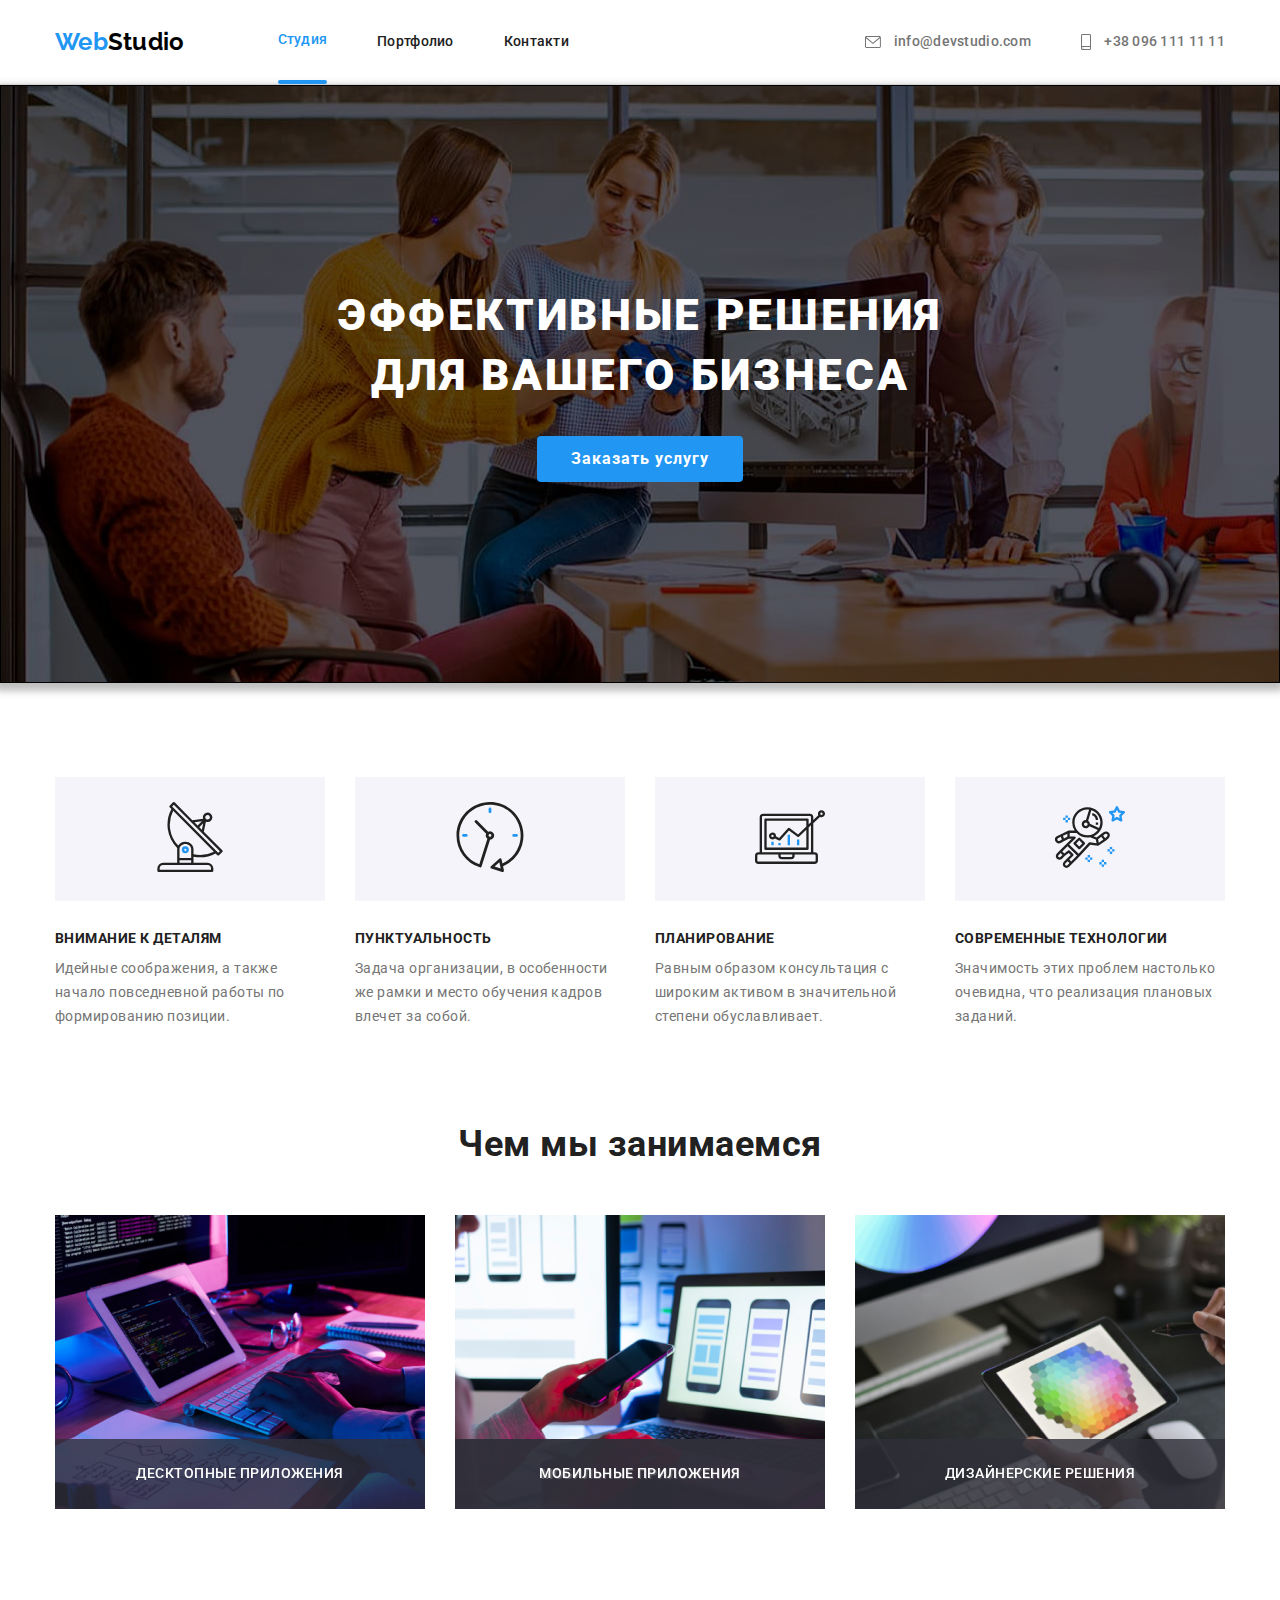
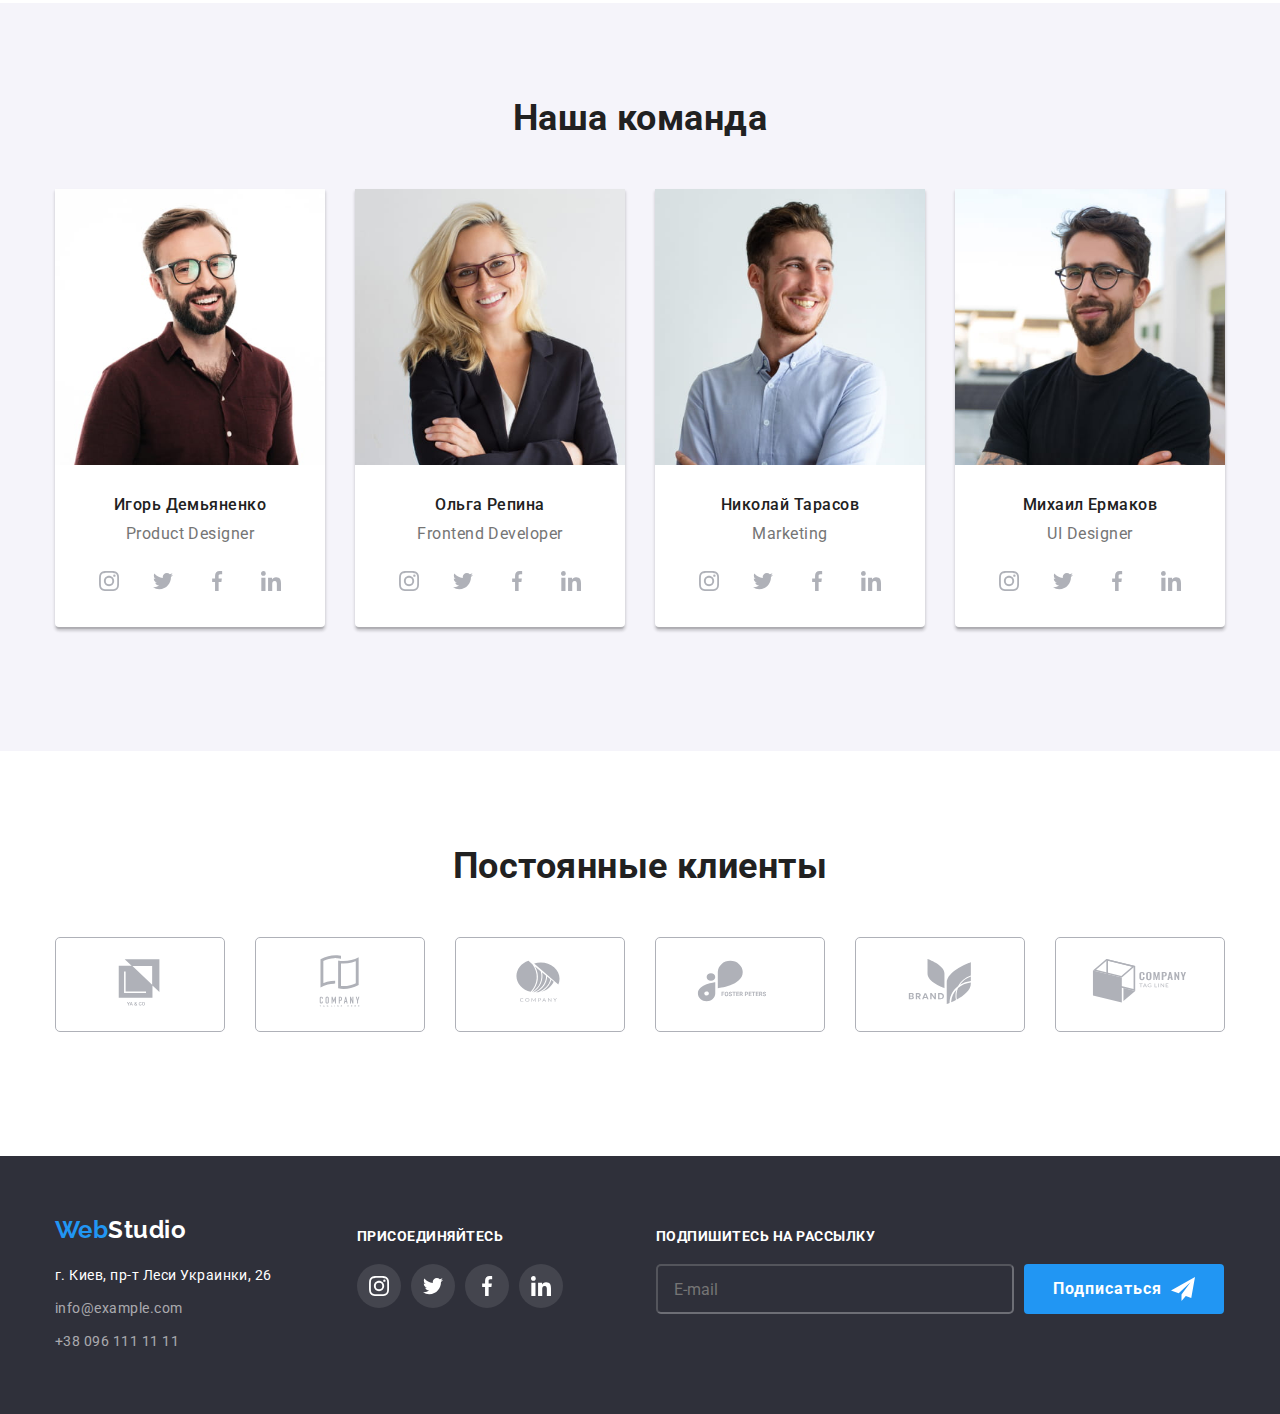
<file: index.html>
<!DOCTYPE html>
<html lang="ru">
    <head>
        <meta charset="UTF-8">
        <meta http-equiv="X-UA-Compatible" content="IE=edge">
        <meta name="viewport" content="width=device-width, initial-scale=1.0">
        <title>Студия</title>
        <link href="https://fonts.googleapis.com/css2?family=Raleway:wght@700&family=Roboto:wght@400;500;700;900&display=swap" rel="stylesheet">
        <link rel="stylesheet" href="https://cdnjs.cloudflare.com/ajax/libs/modern-normalize/0.6.0/modern-normalize.min.css" />
        <link rel="stylesheet" href="./css/main.min.css"/>
    </head>
    <body>
        <header class="header">
            <div class="container header__div">
            <nav class="nav">
                <a class="logo" href="./index.html">Web<span class="logo--dark">Studio</span></a>
                <ul class="header_list">
                    <li class="header-item nav__active-page"> <a class="nav__link" href="">Студия</a></li>
                    <li class="header-item"> <a class="nav__link" href="./portfolio.html">Портфолио</a></li>
                    <li > <a class="nav__link" href="">Контакти</a></li>
                </ul>
               <button class="burger-icon" type="button" data-menu-open> <svg  width="40" height="40">
                    <use href="./icons/burger.svg#icon-menu_40px"></use>
                </svg> </button>
            </nav>
            <ul class="header_list header_list-light ">
                <li class="adress-item"><a  lang="en" href="mailto:info@devstudio.com">
                <svg class="nav__icon " width="16" height="12">
                    <use href="./icons/symbol-defs.svg#icon-envelope"></use>
                </svg>
                    info@devstudio.com</a></li> 
                <li class="adress-item"><a href="tel:+380961111111">
                    <svg class="nav__icon" width="10" height="16">
                        <use href="./icons/symbol-defs.svg#icon-smartphone"></use>
                    </svg>
                    +38 096 111 11 11</a></li>
            </ul>
            <div class="mobile-menu" data-menu>
                <button class="mobile-menu-closed" type="button" data-menu-close></button>
                <ul class="mobile-menu_list">
                    <li class="mobile-menu-item "> <a href="">Студия</a></li>
                    <li class="mobile-menu-item"> <a href="./portfolio.html">Портфолио</a></li>
                    <li class="mobile-menu-item"> <a href="">Контакти</a></li>
                </ul>
                <ul class="mobile-menu_address ">
                    <li class="mobile-menu_address-item"><a href="tel:+380961111111">
                        +38 096 111 11 11</a></li>
                    <li ><a  lang="en" href="mailto:info@devstudio.com">
                        info@devstudio.com</a></li> 
                </ul>
                <ul class="links_list">
                    <li class="links_list-item "> <a class="" href="">Instagram</a></li>
                    <li class="links_list-item"> <a class="" href="">Twitter</a></li>
                    <li class="links_list-item"> <a class="" href="">Facebook</a></li>
                    <li class="links_list-item"> <a class="" href="">LinkedIn</a></li>
                </ul>
            </div>
            </div>
        </header>
        <main>
            <!--Герой-->
            <section class="hero">
            <div class="container">
            <h1 class="hero_title">Эффективные решения для вашего бизнеса</h1>
            <button class="button" type="button" data-modal-open >Заказать услугу</button>
            <div class="backdrop is-hidden" data-modal >
                <div class="modal">
                    <button class="modal__button-closed" type="button" data-modal-close></button>
                    <p class="modal__text">Оставьте свои данные, мы вам перезвоним</p>
                    <ul>
                        <li> 
                    <label class="modal__label" for="name">Имя</label>
                    <div class="modal__input-div">
                    <input class="modal__input" type="text" name="Name" id="name">
                    <svg class="modal__icon" width="12" height="12">
                    <use href="./icons/icons.svg#icon-name"></use>
                    </svg>
                    </div>
                    </li>
                        <li>
                            <label class="modal__label" for="phone">Телефон</label>
                            <div class="modal__input-div">
                            <input class="modal__input" type="number" name="Phone" id="phone">
                            <svg class="modal__icon" width="12" height="12">
                                <use href="./icons/icons.svg#icon-phone"></use>
                            </svg>
                            </div>
                        </li>
                            <li>
                                <label class="modal__label" for="email">Почта</label>
                                <div class="modal__input-div">
                                <input class="modal__input" type="email" name="Email" id="email">
                                <svg class="modal__icon" width="12" height="12">
                                    <use href="./icons/icons.svg#icon-letter"></use>
                                </svg>
                                </div>
                            </li>
                    </ul>
                    <label class="modal__label" for="comment">Комментарий</label>
                    <textarea class="modal__textarea" id="comment" cols="41" rows="5" placeholder="Введите текст"></textarea>
                <div class="modal__checkbox-div">
                    <label class="modal__checkbox-label">
                        <input class="modal__checkbox" type="checkbox">
                        <span class="modal__checked-icon"></span>Соглашаюсь с рассылкой и принимаю <a class="modal__checkbox__link">Условия договора</a></label></div>
                    <button class="button modal__button" type="submit">Отправить</button>
                 </div>
            </div>
            </div>
            </section>

            <section class="features">
                <div class="container">
                <h2 class="title hidden">Особенности</h2>
                <ul class="features__list">
                    <li class="features__item">
                        <div class="features__icon">
                            <svg width="70" height="70">
                                <use href="./icons/symbol-defs.svg#icon-antenna-1"></use>
                            </svg>
                        </div>
                        <h3 class="features__subtitle">Внимание к деталям</h3>
                        <p class="features__text">Идейные соображения, а также начало повседневной работы по формированию позиции.</p>
                    </li>
                    <li class="features__item">
                        <div class="features__icon">
                            <svg width="70" height="70">
                                <use href="./icons/symbol-defs.svg#icon-clock-1"></use>
                            </svg>

                        </div>
                        <h3 class="features__subtitle">Пунктуальность</h3>
                        <p class="features__text">Задача организации, в особенности же рамки и место обучения кадров влечет за собой.</p>
                    </li>
                    <li class="features__item">
                        <div class="features__icon">
                            <svg width="70" height="70">
                                <use href="./icons/symbol-defs.svg#icon-diagram-1"></use>
                            </svg>

                        </div>
                        <h3 class="features__subtitle">Планирование</h3>
                        <p class="features__text">Равным образом консультация с широким активом в значительной степени обуславливает.</p>
                    </li>
                    <li class="features__item">
                        <div class="features__icon">
                            <svg width="70" height="70">
                                <use href="./icons/symbol-defs.svg#icon-astronaut-1"></use>
                            </svg>

                        </div>
                        <h3 class="features__subtitle">Современные технологии</h3>
                        <p class="features__text">Значимость этих проблем настолько очевидна, что реализация плановых заданий.</p>
                    </li>
                </ul>
                </div>
            </section>

            <section class="what-we-do">
                <div class="container">
                <h2 class="title">Чем мы занимаемся</h2>
                <ul class="what-we-do__list">
                    <li class="what-we-do__item">
                        <picture>
                            <source media="(min-width:1200px)"
                            srcset="./images/box1.jpg 1x, ./images/box 1@2x.jpg 2x">
                            <source media="(min-width:1200px)"
                            srcset="./images/box1.webp 1x, ./images/box 1@2x.webp 2x"
                            type="image/webp">
                            <img src="" alt="Написание кода" />
                        </picture>
                        <h3 class="what-we-do__subtitle">Десктопные приложения</h3></li>
                    <li class="what-we-do__item">
                        <picture>
                            <source media="(min-width:1200px)"
                            srcset="./images/box2.jpg 1x, ./images/box2@2x.jpg 2x">
                            <source media="(min-width:1200px)"
                            srcset="./images/box2.webp 1x, ./images/box2@2x.webp 2x"
                            type="image/webp">
                            <img src="" alt="Дизайн сайта" />
                        </picture>
                        <h3 class="what-we-do__subtitle">Мобильные приложения</h3></li>
                    <li class="what-we-do__item">
                        <picture>
                            <source media="(min-width:1200px)"
                            srcset="./images/box3.jpg 1x, ./images/box3@2x.jpg 2x">
                            <source media="(min-width:1200px)"
                            srcset="./images/box3.webp 1x, ./images/box3@2x.webp 2x"
                            type="image/webp">
                            <img src="" alt="Оформление сайта" />
                        </picture>
                        <h3 class="what-we-do__subtitle">Дизайнерские решения</h3></li>
                </ul>
                </div>
            </section>

            <section class="our-team"> 
                <div class="container">
                <h2 class="title">Наша команда</h2>
                <ul class="our-team__list">
                    <li class="our-team__photos">
                        <picture>
                            <source media="(min-width:1200px)"
                            srcset="./images/mobile/team1.jpg 1x, ./images/mobile/team1@2x.jpg 2x">
                            <source media="(min-width:1200px)"
                            srcset="./images/mobile/team1.webp 1x, ./images/mobile/team1@2x.webp 2x"
                            type="image/webp">

                            <source media="(min-width:768px)"
                            srcset="./images/tablet/team1.jpg 1x, ./images/tablet/team1@2x.jpg 2x">
                            <source media="(min-width:1200px)"
                            srcset="./images/tablet/team1.webp 1x, ./images/tablet/team1@2x.webp 2x"
                            type="image/webp">

                            <source media="(min-width:280px)"
                            srcset="./images/deckstope/team1.jpg 1x, ./images/deckstope/team1@2x.jpg 2x">
                            <source media="(min-width:1200px)"
                            srcset="./images/deckstope/team1.webp 1x, ./images/deckstope/team1@2x.webp 2x"
                            type="image/webp">

                            <img src="" alt="Product Designer" />
                        </picture>
                        <div class="our-team__description">
                        <h3 class="our-team__subtitle">Игорь Демьяненко</h3>
                        <p class="our-team__text" lang="en"> Product Designer</p>
                        <ul class="social-icon-list">
                    <li class="social-icon-list__item">
                        <a class="social-icon-list__link" href="">
                            <svg width="20" height="20">
                                <use href="./icons/symbol-defs.svg#icon-instagram-2"></use>
                            </svg>
                        </a>
                    </li>
                    <li class="social-icon-list__item">
                        <a class="social-icon-list__link" href="">
                            <svg width="20" height="20">
                                <use href="./icons/symbol-defs.svg#icon-twitter-1"></use>
                            </svg>
                        </a>
                    </li>
                    <li class="social-icon-list__item">
                        <a class="social-icon-list__link" href="">
                            <svg width="20" height="20">
                                <use href="./icons/symbol-defs.svg#icon-facebook-1"></use>
                            </svg>
                        </a>
                    </li>
                    <li class="social-icon-list__item">
                        <a class="social-icon-list__link" href="">
                            <svg width="20" height="20">
                                <use href="./icons/symbol-defs.svg#icon-linkedin-1"></use>
                            </svg>
                        </a>
                    </li>
                        </ul>
                        </div>
                    </li>
                    <li class="our-team__photos">
                        <picture>
                            <source media="(min-width:1200px)"
                            srcset="./images/mobile/team2.jpg 1x, ./images/mobile/team2@2x.jpg 2x">
                            <source media="(min-width:1200px)"
                            srcset="./images/mobile/team2.webp 1x, ./images/mobile/team2@2x.webp 2x"
                            type="image/webp">

                            <source media="(min-width:768px)"
                            srcset="./images/tablet/team2.jpg 1x, ./images/tablet/team2@2x.jpg 2x">
                            <source media="(min-width:1200px)"
                            srcset="./images/tablet/team2.webp 1x, ./images/tablet/team2@2x.webp 2x"
                            type="image/webp">

                            <source media="(min-width:280px)"
                            srcset="./images/deckstope/team2.jpg 1x, ./images/deckstope/team2@2x.jpg 2x">
                            <source media="(min-width:1200px)"
                            srcset="./images/deckstope/team2.webp 1x, ./images/deckstope/team2@2x.webp 2x"
                            type="image/webp">

                            <img src="" alt="Frontend Developer" />
                        </picture>
                        <div class="our-team__description">
                        <h3 class="our-team__subtitle">Ольга Репина</h3>
                        <p class="our-team__text" lang="en">Frontend Developer</p>
                    <ul class="social-icon-list">
                        <li class="social-icon-list__item">
                            <a class="social-icon-list__link" href="">
                                <svg width="20" height="20">
                                    <use href="./icons/symbol-defs.svg#icon-instagram-2"></use>
                                </svg>
                            </a>
                        </li>
                        <li class="social-icon-list__item">
                            <a class="social-icon-list__link" href="">
                                <svg width="20" height="20">
                                    <use href="./icons/symbol-defs.svg#icon-twitter-1"></use>
                                </svg>
                            </a>
                        </li>
                        <li class="social-icon-list__item">
                            <a class="social-icon-list__link" href="">
                                <svg width="20" height="20">
                                    <use href="./icons/symbol-defs.svg#icon-facebook-1"></use>
                                </svg>
                            </a>
                        </li>
                        <li class="social-icon-list__item">
                            <a class="social-icon-list__link" href="">
                                <svg width="20" height="20">
                                    <use href="./icons/symbol-defs.svg#icon-linkedin-1"></use>
                                </svg>
                            </a>
                        </li>
                    </ul>
                        </div>
                    </li>
                    <li class="our-team__photos">
                        <picture>
                            <source media="(min-width:1200px)"
                            srcset="./images/mobile/team3.jpg 1x, ./images/mobile/team3@2x.jpg 2x">
                            <source media="(min-width:1200px)"
                            srcset="./images/mobile/team3.webp 1x, ./images/mobile/team3@2x.webp 2x"
                            type="image/webp">

                            <source media="(min-width:768px)"
                            srcset="./images/tablet/team3.jpg 1x, ./images/tablet/team3@2x.jpg 2x">
                            <source media="(min-width:1200px)"
                            srcset="./images/tablet/team3.webp 1x, ./images/tablet/team3@2x.webp 2x"
                            type="image/webp">

                            <source media="(min-width:280px)"
                            srcset="./images/deckstope/team3.jpg 1x, ./images/deckstope/team3@2x.jpg 2x">
                            <source media="(min-width:1200px)"
                            srcset="./images/deckstope/team3.webp 1x, ./images/deckstope/team3@2x.webp 2x"
                            type="image/webp">

                            <img src="" alt="Marketing" />
                        </picture>
                        <div class="our-team__description">
                        <h3 class="our-team__subtitle">Николай Тарасов</h3>
                        <p class="our-team__text" lang="en">Marketing</p>
                    <ul class="social-icon-list">
                        <li class="social-icon-list__item">
                            <a class="social-icon-list__link" href="">
                                <svg width="20" height="20">
                                    <use href="./icons/symbol-defs.svg#icon-instagram-2"></use>
                                </svg>
                            </a>
                        </li>
                        <li class="social-icon-list__item">
                            <a class="social-icon-list__link" href="">
                                <svg width="20" height="20">
                                    <use href="./icons/symbol-defs.svg#icon-twitter-1"></use>
                                </svg>
                            </a>
                        </li>
                        <li class="social-icon-list__item">
                            <a class="social-icon-list__link" href="">
                                <svg width="20" height="20">
                                    <use href="./icons/symbol-defs.svg#icon-facebook-1"></use>
                                </svg>
                            </a>
                        </li>
                        <li class="social-icon-list__item">
                            <a class="social-icon-list__link" href="">
                                <svg width="20" height="20">
                                    <use href="./icons/symbol-defs.svg#icon-linkedin-1"></use>
                                </svg>
                            </a>
                        </li>
                    </ul>
                        </div>
                    </li>
                    <li class="our-team__photos">
                        <picture>
                            <source media="(min-width:1200px)"
                            srcset="./images/mobile/team4.jpg 1x, ./images/mobile/team4@2x.jpg 2x">
                            <source media="(min-width:1200px)"
                            srcset="./images/mobile/team4.webp 1x, ./images/mobile/team4@2x.webp 2x"
                            type="image/webp">

                            <source media="(min-width:768px)"
                            srcset="./images/tablet/team4.jpg 1x, ./images/tablet/team4@2x.jpg 2x">
                            <source media="(min-width:1200px)"
                            srcset="./images/tablet/team4.webp 1x, ./images/tablet/team4@2x.webp 2x"
                            type="image/webp">

                            <source media="(min-width:280px)"
                            srcset="./images/deckstope/team4.jpg 1x, ./images/deckstope/team4@2x.jpg 2x">
                            <source media="(min-width:1200px)"
                            srcset="./images/deckstope/team4.webp 1x, ./images/deckstope/team4@2x.webp 2x"
                            type="image/webp">

                            <img src="" alt="UI Designer" />
                        </picture>
                        <div class="our-team__description">
                        <h3 class="our-team__subtitle">Михаил Ермаков</h3>
                        <p class="our-team__text" lang="en">UI Designer</p>
                    <ul class="social-icon-list">
                        <li class="social-icon-list__item">
                            <a class="social-icon-list__link" href="">
                                <svg width="20" height="20">
                                    <use href="./icons/symbol-defs.svg#icon-instagram-2"></use>
                                </svg>
                            </a>
                        </li>
                        <li class="social-icon-list__item">
                            <a class="social-icon-list__link" href="">
                                <svg width="20" height="20">
                                    <use href="./icons/symbol-defs.svg#icon-twitter-1"></use>
                                </svg>
                            </a>
                        </li>
                        <li class="social-icon-list__item">
                            <a class="social-icon-list__link" href="">
                                <svg width="20" height="20">
                                    <use href="./icons/symbol-defs.svg#icon-facebook-1"></use>
                                </svg>
                            </a>
                        </li>
                        <li class="social-icon-list__item">
                            <a class="social-icon-list__link" href="">
                                <svg width="20" height="20">
                                    <use href="./icons/symbol-defs.svg#icon-linkedin-1"></use>
                                </svg>
                            </a>
                        </li>
                    </ul>
                        </div>
                    </li>
                </ul>
                </div>
            </section>

            <section class="custumer">
                <div class="container">
                    <h2 class="title">Постоянные клиенты</h2>
                    <ul class="custumer__list">
                            <li  class="custumer-item item_margin">
                                <a class="custumer__link" href="">
                                    <svg class="custumer__icons" width="106" height="60">
                                        <use href="./icons/symbol-defs.svg#icon-Logo"></use>
                                    </svg>
                                </a>
                            </li>
                            <li  class="custumer-item">
                                <a class="custumer__link" href="">
                                    <svg width="106" height="60">
                                        <use href="./icons/symbol-defs.svg#icon-Logo-1"></use>
                                    </svg>
                                </a>
                            </li>
                            <li class="custumer-item item_margin"> 
                                <a class="custumer__link" href="">
                                    <svg width="106" height="60">
                                        <use href="./icons/symbol-defs.svg#icon-Logo-2"></use>
                                    </svg>
                                </a>
                            </li>
                            <li  class="custumer-item">
                                <a class="custumer__link" href="">
                                    <svg width="106" height="60">
                                        <use href="./icons/symbol-defs.svg#icon-Logo-3"></use>
                                    </svg>
                                </a>
                            </li>
                            <li  class="custumer-item item_margin">
                                <a class="custumer__link" href="">
                                    <svg width="106" height="60">
                                        <use href="./icons/symbol-defs.svg#icon-Logo-4"></use>
                                    </svg>
                                </a>
                            </li>
                            <li  class="custumer-item">
                                <a class="custumer__link" href="">
                                    <svg width="106" height="60">
                                        <use href="./icons/symbol-defs.svg#icon-Logo-5"></use>
                                    </svg>
                                </a>
                            </li>
                    </ul>
                </div>
            </section>
        </main>
        <footer class="footer">
            <div class="container">
                <div class="fotter_content">
                <div class="address">
            <a  class="logo" lang="en" href="./index.html">Web<span class="logo--light">Studio</span></a>
            <address>
                <p class="address__point">г. Киев, пр-т Леси Украинки, 26</p>
                <a class="address__link" lang="en" href="mailto:info@devstudio.com">info@example.com</a>
                <a class="address__link" href="tel:+380961111111">+38 096 111 11 11</a>
            </address>
            </div>
            <div class="join-us">
                <p class="join-us__text">присоединяйтесь</p>
                <ul class="social-icon-list social-icon-list_dark-theme">
                    <li class="social-icon-list__item">
                        <a class="social-icon-list__link social-icon-list__link--dark" href="">
                            <svg width="20" height="20">
                                <use href="./icons/symbol-defs.svg#icon-instagram-2"></use>
                            </svg>
                        </a>
                    </li>
                    <li class="social-icon-list__item">
                        <a class="social-icon-list__link social-icon-list__link--dark" href="">
                            <svg width="20" height="20">
                                <use href="./icons/symbol-defs.svg#icon-twitter-1"></use>
                            </svg>
                        </a>
                    </li>
                    <li class="social-icon-list__item">
                        <a class="social-icon-list__link social-icon-list__link--dark" href="">
                            <svg width="20" height="20">
                                <use href="./icons/symbol-defs.svg#icon-facebook-1"></use>
                            </svg>
                        </a>
                    </li>
                    <li class="social-icon-list__item">
                        <a class="social-icon-list__link social-icon-list__link--dark" href="">
                            <svg width="20" height="20">
                                <use href="./icons/symbol-defs.svg#icon-linkedin-1"></use>
                            </svg>
                        </a>
                    </li>
                </ul>
            </div>
            </div>
            <div class="form">
                <p class="join-us__text">Подпишитесь на рассылку</p>
                <input type="email" class="form__input" name="mail" id="subscribe" placeholder="E-mail">
            </div>
            <button class="button form__button" type="submit">Подписаться<svg class="buttton-icon" width="24" height="24"><use href="./icons/icons.svg#icon-icon-send"></use></svg>
            </button>
            </div>
        </footer>
<script src="./js/modal.js"></script>
<script src="./js/menu.js"></script>
    </body>
    </html>
</file>
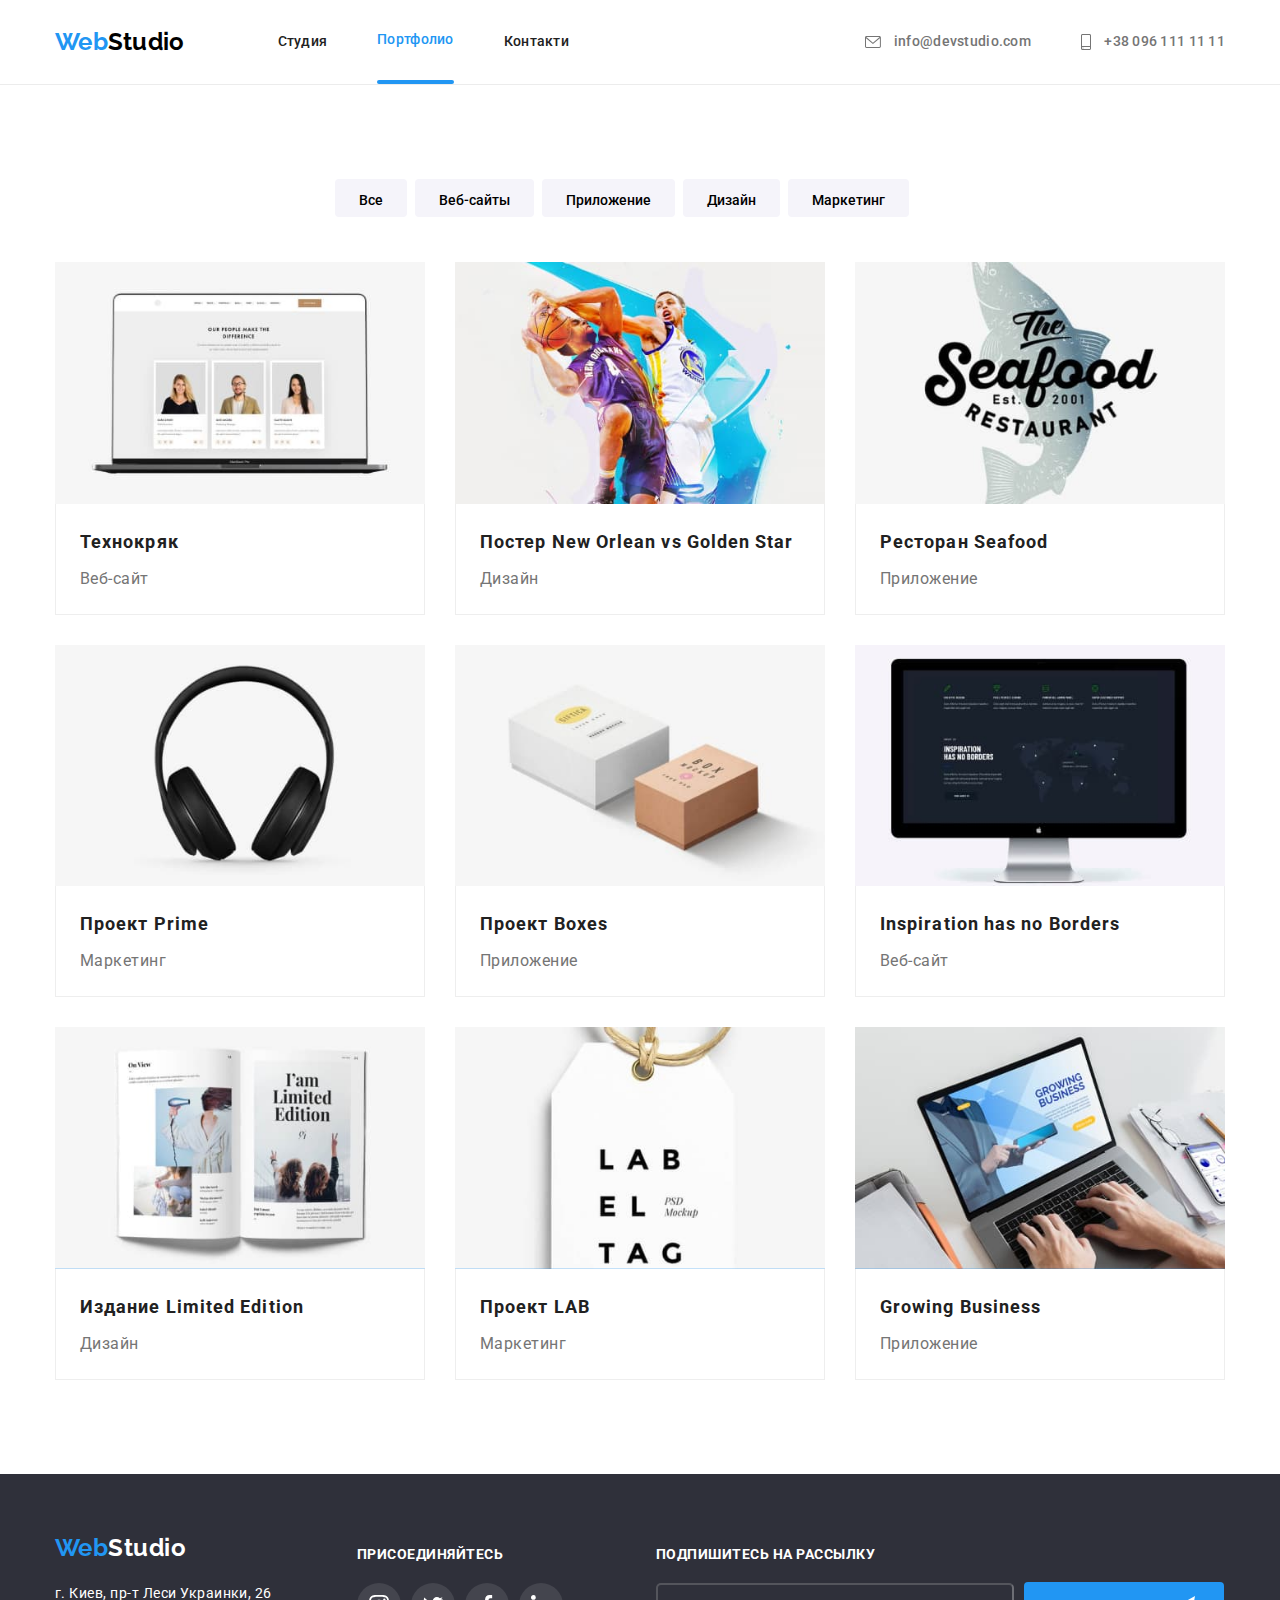
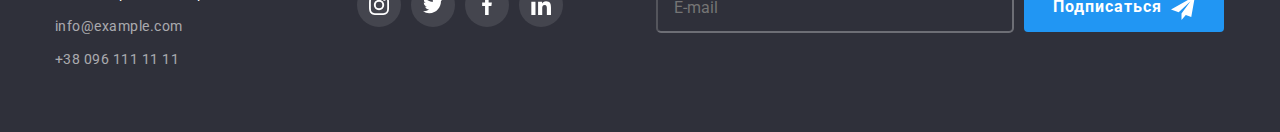
<file: portfolio.html>
<!DOCTYPE html>
<html lang="ru">
<head>
    <meta charset="UTF-8">
    <meta http-equiv="X-UA-Compatible" content="IE=edge">
    <meta name="viewport" content="width=device-width, initial-scale=1.0">
    <title>Портфолио</title>
    <link href="https://fonts.googleapis.com/css2?family=Raleway:wght@700&family=Roboto:wght@400;500;700;900&display=swap" rel="stylesheet">
    <link rel="stylesheet" href="https://cdnjs.cloudflare.com/ajax/libs/modern-normalize/0.6.0/modern-normalize.min.css" />
    <link rel="stylesheet" href="./css/main.min.css"/>
</head>
<body>
<header class="header">
    <div class="container header__div">
        <nav class="nav">
            <a class="logo" href="./index.html">Web<span class="logo--dark">Studio</span></a>
            <ul class="header_list">
                <li class="header-item"> <a class="nav__link" href="./index.html">Студия</a></li>
                <li class="header-item nav__active-page"> <a class="nav__link" href="">Портфолио</a></li>
                <li > <a class="nav__link" href="">Контакти</a></li>
            </ul>
            <button class="burger-icon" type="button" data-menu-open> <svg  width="40" height="40">
                <use href="./icons/burger.svg#icon-menu_40px"></use>
            </svg> </button>
        </nav>
        <ul class="header_list header_list-light">
            <li class="adress-item"><a lang="en" href="mailto:info@devstudio.com">
                    <svg class="nav__icon" width="16" height="12">
                        <use href="./icons/symbol-defs.svg#icon-envelope"></use>
                    </svg>
                    info@devstudio.com</a></li>
            <li class="adress-item      "><a href="tel:+380961111111">
                    <svg class="nav__icon" width="10" height="16">
                        <use href="./icons/symbol-defs.svg#icon-smartphone"></use>
                    </svg>
                    +38 096 111 11 11</a></li>
        </ul>
        <div class="mobile-menu" data-menu>
            <button class="mobile-menu-closed" type="button" data-menu-close></button>
            <ul class="mobile-menu_list">
                <li class="mobile-menu-item "> <a href="./index.html">Студия</a></li>
                <li class="mobile-menu-item"> <a href="">Портфолио</a></li>
                <li class="mobile-menu-item"> <a href="">Контакти</a></li>
            </ul>
            <ul class="mobile-menu_address ">
                <li class="mobile-menu_address-item"><a href="tel:+380961111111">
                    +38 096 111 11 11</a></li>
                <li ><a  lang="en" href="mailto:info@devstudio.com">
                    info@devstudio.com</a></li> 
            </ul>
            <ul class="links_list">
                <li class="links_list-item "> <a class="" href="">Instagram</a></li>
                <li class="links_list-item"> <a class="" href="">Twitter</a></li>
                <li class="links_list-item"> <a class="" href="">Facebook</a></li>
                <li class="links_list-item"> <a class="" href="">LinkedIn</a></li>
            </ul>
        </div>
    </div>
</header>

    <main>
        <section class="container">
        <div class="portfolio">
        <h1 class="hidden">Контент страницы Community</h1>
        <h2 class="hidden">Фильтр</h2>
        <ul class="portfilio__button-list">
            <li class="portfilio__button-list-item"> <button class="portfilio__button" type="button">Все</button> </li>
            <li class="portfilio__button-list-item"> <button class="portfilio__button" type="button">Веб-сайты</button> </li>
            <li class="portfilio__button-list-item"> <button class="portfilio__button" type="button">Приложение</button> </li>
            <li class="portfilio__button-list-item"> <button class="portfilio__button" type="button">Дизайн</button> </li>
            <li class="portfilio__button-list-item"> <button class="portfilio__button" type="button">Маркетинг</button> </li>
        </ul>
        <h2 class="hidden">Наши роботы</h2>
        <ul class="card-list">
            
            <li class="portfolio-card__item" > 
                <a href="">
                    <div class="animation-card">
                        <picture>
                            <source media="(min-width:1200px)" srcset="./images/mobile/portfolio/img.jpg 1x, ./images/mobile/portfolio/img@2x.jpg 2x">
                            <source media="(min-width:1200px)" srcset="./images/mobile/portfolio/img.webp 1x, ./images/mobile/portfolio/img@2x.webp 2x"
                                type="image/webp">
                        
                            <source media="(min-width:768px)" srcset="./images/tablet/portfolio/img.jpg 1x, ./images/tablet/portfolio/img@2x.jpg 2x">
                            <source media="(min-width:1200px)" srcset="./images/tablet/portfolio/img.webp 1x, ./images/tablet/portfolio/img@2x.webp 2x"
                                type="image/webp">
                        
                            <source media="(min-width:280px)" srcset="./images/deckstope/portfolio/img.jpg 1x, ./images/deckstope/portfolio/img@2x.jpg 2x">
                            <source media="(min-width:1200px)" srcset="./images/deckstope/portfolio/img.webp 1x, ./images/deckstope/portfolio/img@2x.webp 2x"
                                type="image/webp">
                        
                            <img src="" alt="Технокряк" />
                        </picture>
                <p class="animation-card__text">Технокряк это современная площадка распространения коронавируса. Компании используют эту платформу для цифрового
                шпионажа и атак на защищённые сервера конкурентов.</p>
                </div>
                <div class="border">
                <div class="portfolio-card-description">
                <h3 class="portfolio-card__subtitle" >Технокряк</h3>
                <p class="portfolio-card__text">Веб-сайт</p>
                </div>
                </div>
                </a>
            </li>
            
            <li class="portfolio-card__item" >
                <a href="">
                    <div class="animation-card">
                        <picture>
                            <source media="(min-width:1200px)"
                                srcset="./images/mobile/portfolio/img-1.jpg 1x, ./images/mobile/portfolio/img-1@2x.jpg 2x">
                            <source media="(min-width:1200px)"
                                srcset="./images/mobile/portfolio/img-1.webp 1x, ./images/mobile/portfolio/img-1@2x.webp 2x" type="image/webp">
                        
                            <source media="(min-width:768px)"
                                srcset="./images/tablet/portfolio/img-1.jpg 1x, ./images/tablet/portfolio/img-1@2x.jpg 2x">
                            <source media="(min-width:1200px)"
                                srcset="./images/tablet/portfolio/img-1.webp 1x, ./images/tablet/portfolio/img-1@2x.webp 2x" type="image/webp">
                        
                            <source media="(min-width:280px)"
                                srcset="./images/deckstope/portfolio/img-1.jpg 1x, ./images/deckstope/portfolio/img-1@2x.jpg 2x">
                            <source media="(min-width:1200px)"
                                srcset="./images/deckstope/portfolio/img-1.webp 1x, ./images/deckstope/portfolio/img-1@2x.webp 2x"
                                type="image/webp">
                        
                            <img src="" alt="Постер" />
                        </picture>
                  <p class="animation-card__text">Технокряк это современная площадка распространения коронавируса. Компании используют эту платформу для цифрового
                шпионажа и атак на защищённые сервера конкурентов.</p>
                </div>
                <div class="border">
                <div class="portfolio-card-description">
                <h3  class="portfolio-card__subtitle" lang="en">Постер New Orlean vs Golden Star</h3>
                <p class="portfolio-card__text">Дизайн</p>
                </div>
                </div>
                </a>
            </li>
            
            <li class="portfolio-card__item" >
                <a href="">
                    <div class="animation-card">
                        <picture>
                            <source media="(min-width:1200px)"
                                srcset="./images/mobile/portfolio/img-2.jpg 1x, ./images/mobile/portfolio/img-2@2x.jpg 2x">
                            <source media="(min-width:1200px)"
                                srcset="./images/mobile/portfolio/img-2.webp 1x, ./images/mobile/portfolio/img-2@2x.webp 2x" type="image/webp">
                        
                            <source media="(min-width:768px)"
                                srcset="./images/tablet/portfolio/img-2.jpg 1x, ./images/tablet/portfolio/img-2@2x.jpg 2x">
                            <source media="(min-width:1200px)"
                                srcset="./images/tablet/portfolio/img-2.webp 1x, ./images/tablet/portfolio/img-2@2x.webp 2x" type="image/webp">
                        
                            <source media="(min-width:280px)"
                                srcset="./images/deckstope/portfolio/img-2.jpg 1x, ./images/deckstope/portfolio/img-2@2x.jpg 2x">
                            <source media="(min-width:1200px)"
                                srcset="./images/deckstope/portfolio/img-2.webp 1x, ./images/deckstope/portfolio/img-2@2x.webp 2x"
                                type="image/webp">
                        
                            <img src="" alt="Ресторан" />
                        </picture>
                  <p class="animation-card__text">Технокряк это современная площадка распространения коронавируса. Компании используют эту платформу для цифрового
                шпионажа и атак на защищённые сервера конкурентов.</p>
                </div>
                <div class="border">
                <div class="portfolio-card-description">
                <h3  class="portfolio-card__subtitle" lang="en">Ресторан Seafood</h3>
                <p class="portfolio-card__text">Приложение</p>
                </div>
                </div>
                </a>
            </li>
            
            <li class="portfolio-card__item" >
                <a href="">
                    <div class="animation-card">
                        <picture>
                            <source media="(min-width:1200px)"
                                srcset="./images/mobile/portfolio/img-3.jpg 1x, ./images/mobile/portfolio/img-3@2x.jpg 2x">
                            <source media="(min-width:1200px)"
                                srcset="./images/mobile/portfolio/img-3.webp 1x, ./images/mobile/portfolio/img-3@2x.webp 2x" type="image/webp">
                        
                            <source media="(min-width:768px)"
                                srcset="./images/tablet/portfolio/img-3.jpg 1x, ./images/tablet/portfolio/img-3@2x.jpg 2x">
                            <source media="(min-width:1200px)"
                                srcset="./images/tablet/portfolio/img-3.webp 1x, ./images/tablet/portfolio/img-3@2x.webp 2x" type="image/webp">
                        
                            <source media="(min-width:280px)"
                                srcset="./images/deckstope/portfolio/img-3.jpg 1x, ./images/deckstope/portfolio/img-3@2x.jpg 2x">
                            <source media="(min-width:1200px)"
                                srcset="./images/deckstope/portfolio/img-3.webp 1x, ./images/deckstope/portfolio/img-3@2x.webp 2x"
                                type="image/webp">
                        
                            <img src="" alt="Прайм" />
                        </picture>
                  <p class="animation-card__text">Технокряк это современная площадка распространения коронавируса. Компании используют эту платформу для цифрового
                шпионажа и атак на защищённые сервера конкурентов.</p>
                </div>
                <div class="border">
                <div class="portfolio-card-description">
                <h3  class="portfolio-card__subtitle" lang="en">Проект Prime</h3>
                <p class="portfolio-card__text">Маркетинг</p>
                </div>
                </div>
                </a>
            </li>
            
            <li class="portfolio-card__item" >
                <a href="">
                    <div class="animation-card">
                        <picture>
                            <source media="(min-width:1200px)"
                                srcset="./images/mobile/portfolio/img-4.jpg 1x, ./images/mobile/portfolio/img-4@2x.jpg 2x">
                            <source media="(min-width:1200px)"
                                srcset="./images/mobile/portfolio/img-4.webp 1x, ./images/mobile/portfolio/img-4@2x.webp 2x" type="image/webp">
                        
                            <source media="(min-width:768px)"
                                srcset="./images/tablet/portfolio/img-4.jpg 1x, ./images/tablet/portfolio/img-4@2x.jpg 2x">
                            <source media="(min-width:1200px)"
                                srcset="./images/tablet/portfolio/img-4.webp 1x, ./images/tablet/portfolio/img-4@2x.webp 2x" type="image/webp">
                        
                            <source media="(min-width:280px)"
                                srcset="./images/deckstope/portfolio/img-4.jpg 1x, ./images/deckstope/portfolio/img-4@2x.jpg 2x">
                            <source media="(min-width:1200px)"
                                srcset="./images/deckstope/portfolio/img-4.webp 1x, ./images/deckstope/portfolio/img-4@2x.webp 2x"
                                type="image/webp">
                        
                            <img src="" alt="Коробки" />
                        </picture>
                  <p class="animation-card__text">Технокряк это современная площадка распространения коронавируса. Компании используют эту платформу для цифрового
                шпионажа и атак на защищённые сервера конкурентов.</p>
                </div>
                <div class="border">
                <div class="portfolio-card-description">
                <h3  class="portfolio-card__subtitle" lang="en">Проект Boxes</h3>
                <p class="portfolio-card__text">Приложение</p>
                </div>
                </div>
                </a>
            </li>
            
            <li class="portfolio-card__item" >
                <a href="">
                    <div class="animation-card">
                        <picture>
                            <source media="(min-width:1200px)"
                                srcset="./images/mobile/portfolio/img-5.jpg 1x, ./images/mobile/portfolio/img-5@2x.jpg 2x">
                            <source media="(min-width:1200px)"
                                srcset="./images/mobile/portfolio/img-5.webp 1x, ./images/mobile/portfolio/img-5@2x.webp 2x" type="image/webp">
                        
                            <source media="(min-width:768px)"
                                srcset="./images/tablet/portfolio/img-5.jpg 1x, ./images/tablet/portfolio/img-5@2x.jpg 2x">
                            <source media="(min-width:1200px)"
                                srcset="./images/tablet/portfolio/img-5.webp 1x, ./images/tablet/portfolio/img-5@2x.webp 2x" type="image/webp">
                        
                            <source media="(min-width:280px)"
                                srcset="./images/deckstope/portfolio/img-5.jpg 1x, ./images/deckstope/portfolio/img-5@2x.jpg 2x">
                            <source media="(min-width:1200px)"
                                srcset="./images/deckstope/portfolio/img-5.webp 1x, ./images/deckstope/portfolio/img-5@2x.webp 2x"
                                type="image/webp">
                        
                            <img src="" alt="Второй веб-сайт" />
                        </picture>
                  <p class="animation-card__text">Технокряк это современная площадка распространения коронавируса. Компании используют эту платформу для цифрового
                шпионажа и атак на защищённые сервера конкурентов.</p>
                </div>
                <div class="border">
                <div class="portfolio-card-description">
                <h3  class="portfolio-card__subtitle" lang="en">Inspiration has no Borders</h3>
                <p class="portfolio-card__text">Веб-сайт</p>
                </div>
                </div>
                </a>
            </li>
            
            <li class="portfolio-card__item" >
                <a href="">
                    <div class="animation-card">
                        <picture>
                            <source media="(min-width:1200px)"
                                srcset="./images/mobile/portfolio/img-6.jpg 1x, ./images/mobile/portfolio/img-6@2x.jpg 2x">
                            <source media="(min-width:1200px)"
                                srcset="./images/mobile/portfolio/img-6.webp 1x, ./images/mobile/portfolio/img-6@2x.webp 2x" type="image/webp">
                        
                            <source media="(min-width:768px)"
                                srcset="./images/tablet/portfolio/img-6.jpg 1x, ./images/tablet/portfolio/img-6@2x.jpg 2x">
                            <source media="(min-width:1200px)"
                                srcset="./images/tablet/portfolio/img-6.webp 1x, ./images/tablet/portfolio/img-6@2x.webp 2x" type="image/webp">
                        
                            <source media="(min-width:280px)"
                                srcset="./images/deckstope/portfolio/img-6.jpg 1x, ./images/deckstope/portfolio/img-6@2x.jpg 2x">
                            <source media="(min-width:1200px)"
                                srcset="./images/deckstope/portfolio/img-6.webp 1x, ./images/deckstope/portfolio/img-6@2x.webp 2x"
                                type="image/webp">
                        
                            <img src="" alt="Издание" />
                        </picture>
                  <p class="animation-card__text">Технокряк это современная площадка распространения коронавируса. Компании используют эту платформу для цифрового
                шпионажа и атак на защищённые сервера конкурентов.</p>
                </div>
                <div class="border">
                <div class="portfolio-card-description">
                <h3  class="portfolio-card__subtitle" lang="en">Издание Limited Edition</h3>
                <p class="portfolio-card__text">Дизайн</p>
                </div>
                </div>
                </a>
            </li>
            
            <li class="portfolio-card__item" >
                <a href="">
                    <div class="animation-card">
                        <picture>
                            <source media="(min-width:1200px)"
                                srcset="./images/mobile/portfolio/img-7.jpg 1x, ./images/mobile/portfolio/img-7@2x.jpg 2x">
                            <source media="(min-width:1200px)"
                                srcset="./images/mobile/portfolio/img-7.webp 1x, ./images/mobile/portfolio/img-7@2x.webp 2x" type="image/webp">
                        
                            <source media="(min-width:768px)"
                                srcset="./images/tablet/portfolio/img-7.jpg 1x, ./images/tablet/portfolio/img-7@2x.jpg 2x">
                            <source media="(min-width:1200px)"
                                srcset="./images/tablet/portfolio/img-7.webp 1x, ./images/tablet/portfolio/img-7@2x.webp 2x" type="image/webp">
                        
                            <source media="(min-width:280px)"
                                srcset="./images/deckstope/portfolio/img-7.jpg 1x, ./images/deckstope/portfolio/img-7@2x.jpg 2x">
                            <source media="(min-width:1200px)"
                                srcset="./images/deckstope/portfolio/img-7.webp 1x, ./images/deckstope/portfolio/img-7@2x.webp 2x"
                                type="image/webp">
                        
                            <img src="" alt="Проект ЛАБ" />
                        </picture>
                  <p class="animation-card__text">Технокряк это современная площадка распространения коронавируса. Компании используют эту платформу для цифрового
                шпионажа и атак на защищённые сервера конкурентов.</p>
                </div>
                <div class="border">
                <div class="portfolio-card-description">
                <h3  class="portfolio-card__subtitle" lang="en">Проект LAB</h3>
                <p class="portfolio-card__text">Маркетинг</p>
                </div>
                </div>
                </a>
            </li>
            
            <li class="portfolio-card__item" >
                <a href="">
                    <div class="animation-card">
                        <picture>
                            <source media="(min-width:1200px)"
                                srcset="./images/mobile/portfolio/img-8.jpg 1x, ./images/mobile/portfolio/img-8@2x.jpg 2x">
                            <source media="(min-width:1200px)"
                                srcset="./images/mobile/portfolio/img-8.webp 1x, ./images/mobile/portfolio/img-8@2x.webp 2x" type="image/webp">
                        
                            <source media="(min-width:768px)"
                                srcset="./images/tablet/portfolio/img-8.jpg 1x, ./images/tablet/portfolio/img-8@2x.jpg 2x">
                            <source media="(min-width:1200px)"
                                srcset="./images/tablet/portfolio/img-8.webp 1x, ./images/tablet/portfolio/img-8@2x.webp 2x" type="image/webp">
                        
                            <source media="(min-width:280px)"
                                srcset="./images/deckstope/portfolio/img-8.jpg 1x, ./images/deckstope/portfolio/img-8@2x.jpg 2x">
                            <source media="(min-width:1200px)"
                                srcset="./images/deckstope/portfolio/img-8.webp 1x, ./images/deckstope/portfolio/img-8@2x.webp 2x"
                                type="image/webp">
                        
                            <img src="" alt="Приложение Бизнес" />
                        </picture>
                  <p class="animation-card__text">Технокряк это современная площадка распространения коронавируса. Компании используют эту платформу для цифрового
                шпионажа и атак на защищённые сервера конкурентов.</p>
                </div>
                <div class="border">
                <div class="portfolio-card-description">
                <h3  class="portfolio-card__subtitle" lang="en">Growing Business</h3>
                <p class="portfolio-card__text">Приложение</p>
                </div>
                </div>
                </a>
            </li>
        </ul>
        </div>
        </section>
    </main>
    
        <footer class="footer">
            <div class="container">
                <div class="fotter_content">
                    <div class="address">
                        <a class="logo" lang="en" href="./index.html">Web<span class="logo--light">Studio</span></a>
                        <address>
                            <p class="address__point">г. Киев, пр-т Леси Украинки, 26</p>
                            <a class="address__link" lang="en" href="mailto:info@devstudio.com">info@example.com</a>
                            <a class="address__link" href="tel:+380961111111">+38 096 111 11 11</a>
                        </address>
                    </div>
                    <div class="join-us">
                        <p class="join-us__text">присоединяйтесь</p>
                        <ul class="social-icon-list social-icon-list_dark-theme">
                            <li class="social-icon-list__item">
                                <a class="social-icon-list__link social-icon-list__link--dark" href="">
                                    <svg width="20" height="20">
                                        <use href="./icons/symbol-defs.svg#icon-instagram-2"></use>
                                    </svg>
                                </a>
                            </li>
                            <li class="social-icon-list__item">
                                <a class="social-icon-list__link social-icon-list__link--dark" href="">
                                    <svg width="20" height="20">
                                        <use href="./icons/symbol-defs.svg#icon-twitter-1"></use>
                                    </svg>
                                </a>
                            </li>
                            <li class="social-icon-list__item">
                                <a class="social-icon-list__link social-icon-list__link--dark" href="">
                                    <svg width="20" height="20">
                                        <use href="./icons/symbol-defs.svg#icon-facebook-1"></use>
                                    </svg>
                                </a>
                            </li>
                            <li class="social-icon-list__item">
                                <a class="social-icon-list__link social-icon-list__link--dark" href="">
                                    <svg width="20" height="20">
                                        <use href="./icons/symbol-defs.svg#icon-linkedin-1"></use>
                                    </svg>
                                </a>
                            </li>
                        </ul>
                    </div>
                </div>
                <div class="form">
                    <p class="join-us__text">Подпишитесь на рассылку</p>
                    <input type="email" class="form__input" name="mail" id="subscribe" placeholder="E-mail">
                </div>
                <button class="button form__button" type="submit">Подписаться<svg class="buttton-icon" width="24" height="24">
                        <use href="./icons/icons.svg#icon-icon-send"></use>
                    </svg>
                </button>
            </div>
        </footer>
        <script src="./js/menu.js"></script>
        <script src="./js/modal.js"></script>
        </body>
        
        </html>
</file>
<file: css/main.min.css>
:root{--main-color: #ffffff;--background-light-color: #f5f4fa;--background-dark-color: #2f303a;--accent-color: #2196f3;--text-color: #212121;--pretitle-text-color: #757575;--logo-color: #000000;--button-hover-color: #188ce8;--button-portfolio-color: #f5f4fa;--border-color: #ececec;--icons-color: #afb1b8}.hidden{position:absolute;width:1px;height:1px;margin:-1px;border:0;padding:0;white-space:nowrap;clip-path:inset(100%);clip:rect(0 0 0 0);overflow:hidden}.is-hidden{opacity:0;pointer-events:none}.is-hidden .modal{transform:translate(-50%, -50%) scale(0.5)}*,*::before,*::after{box-sizing:border-box;margin:0px;padding:0px}body{background-color:var(--main-color);color:var(--text-color);font-family:Roboto, sans-serif;font-style:normal;font-weight:400;letter-spacing:0.03em;width:100%;max-width:100%;overflow-x:hidden}a{text-decoration:none;color:inherit;display:block;font-style:normal}ul{padding:0;margin:0;list-style:none;padding-inline-start:0}.container{width:480px;padding-left:15px;padding-right:15px;margin-left:auto;margin-right:auto}@media screen and (min-width: 768px){.container{width:768px}}@media screen and (min-width: 1200px){.container{width:1200px}}img{display:block;width:100%}h1,h2,h3,h4,h5,h6,p{margin-top:0;margin-bottom:0}.title{font-size:28px;font-weight:700;line-height:1.18;text-align:center;margin-bottom:30px}@media screen and (min-width: 1200px){.title{font-size:36px;font-weight:700;line-height:1.17;margin-bottom:50px}}.logo{font-family:Raleway, sans-serif;color:var(--accent-color);font-size:24px;font-weight:700;line-height:1.17}.logo--dark{color:var(--logo-color)}@media screen and (min-widt: 1200px){.logo{font-size:26px;font-weight:700;line-height:1.19;margin:0px auto 0px 0px}}.header{border-bottom:1px solid var(--border-color);padding:15px}.header_list{display:none}.burger-icon{margin:0px 0px 0px auto}@media screen and (min-width: 768px){.header{padding:0px}.header__div{display:flex;max-width:768px}.header-item{margin-right:50px}.header_list{display:flex;align-items:left;margin-left:88px}.header_list-light{display:block;color:var(--pretitle-text-color);font-size:12px;font-weight:500;line-height:1.17;letter-spacing:0.02em;margin:21px auto 21px 84px}.adress-item:not(:last-child){margin-bottom:10px}}@media screen and (min-width: 1200px){.header{padding:0px}.header__div{display:flex;max-width:1200px}.header_list{display:flex;align-items:center;margin-left:93px}.header_list-light{color:var(--pretitle-text-color);font-size:14px;font-weight:500;line-height:1.14;letter-spacing:0.02em;margin:0px 0px 0px auto;vertical-align:middle}.adress-item:not(:last-child){margin-bottom:0px;margin-right:50px}}.nav{display:flex;align-items:center;font-size:14px;font-weight:500;line-height:1.14;letter-spacing:0.02em}.nav__icon{fill:var(--pretitle-text-color);margin-right:10px;vertical-align:middle;transition:fill 250ms cubic-bezier(0.4, 0, 0.2, 1)}.nav__link{padding:32px 0px}.header-item{transition:color 250ms cubic-bezier(0.4, 0, 0.2, 1)}.header-item:hover,.header-item:focus{color:var(--accent-color)}.adress-item:hover .nav__icon,.adress-item:focus .nav__icon{fill:var(--accent-color)}.nav__active-page{color:var(--accent-color)}.nav__active-page::after{content:"";display:block;width:100%;height:4px;background-color:var(--accent-color);border-radius:50px}.hero{max-width:480px;background-image:linear-gradient(to right, rgba(0,0,0,0.4), rgba(0,0,0,0.4)),url("../images/mobile/bg-main.jpg");background-repeat:no-repeat;margin:0 auto;background-color:var(--background-dark-color);padding:118px 0px;border:#000000 solid 1px;box-shadow:-1px 4px 7px 4px rgba(0,0,0,0.25)}.hero_title{color:var(--main-color);margin:auto;text-align:center;margin-bottom:30px;font-size:26px;font-weight:900;line-height:1.62;letter-spacing:0.06em;text-transform:uppercase}@media (min-device-pixel-ratio: 2) and (min-width: 280px), (min-resolution: 192dpi) and (min-width: 280px), (min-resolution: 192dppx) and (min-width: 280px){.hero{background-image:linear-gradient(to right, rgba(0,0,0,0.4), rgba(0,0,0,0.4)),url("../images/mobile/bg-main@2x.jpg")}}@media screen and (min-width: 768px){.hero{background-image:linear-gradient(to right, rgba(0,0,0,0.4), rgba(0,0,0,0.4)),url("../images/tablet/bg-main.jpg")}}@media (min-device-pixel-ratio: 2) and (min-width: 768px), (min-resolution: 192dpi) and (min-width: 768px), (min-resolution: 192dppx) and (min-width: 7868x){.hero{background-image:linear-gradient(to right, rgba(0,0,0,0.4), rgba(0,0,0,0.4)),url("../images/tablet/bg-main@2x.jpg")}}@media screen and (min-width: 1200px){.hero{background-image:linear-gradient(to right, rgba(0,0,0,0.4), rgba(0,0,0,0.4)),url("../images/deckstope/bg-main.jpg")}}@media (min-device-pixel-ratio: 2) and (min-width: 1200px), (min-resolution: 192dpi) and (min-width: 1200px), (min-resolution: 192dppx) and (min-width: 1200px){.hero{background-image:linear-gradient(to right, rgba(0,0,0,0.4), rgba(0,0,0,0.4)),url("../images/deckstope/bg-main@2x.jpg")}}@media screen and (min-width: 768px){.hero{max-width:768px}.hero_title{max-width:360px}}@media screen and (min-width: 1200px){.hero{max-width:1600px;padding:200px 0px}.hero_title{font-size:44px;font-weight:900;line-height:1.36;max-width:696px}}.features{padding:60px 0px}.features__icon{background-color:var(--background-light-color);padding:25px 190px;margin-bottom:30px}.features__subtitle{font-size:14px;font-weight:700;line-height:1.14;text-transform:uppercase;margin-bottom:10px;text-align:center}.features__text{color:var(--pretitle-text-color);font-size:14px;font-weight:400;line-height:1.71}.features__item:not(:nth-last-child(1)){margin-bottom:30px}@media screen and (min-width: 768px){.features__list{display:flex;flex-wrap:wrap}.features__subtitle{text-align:left}.features__icon{background-color:var(--background-light-color);padding:25px 142px}.features__item{flex-basis:calc((100% - 30px) / 2)}.features__item:nth-last-child(2n){margin-right:30px}}@media screen and (min-width: 1200px){.features{padding:94px 0px}.features__icon{padding:25px 100px}.features__item{flex-basis:calc((100% - 90px) / 4)}.features__item:not(:nth-last-child(1)){margin-right:30px}.features .features__item:not(:nth-last-child(1)){margin-bottom:0px}}.what-we-do{display:none}@media screen and (min-width: 1200px){.what-we-do{display:block;padding:0px 0px 94px 0px}.what-we-do__list{display:flex}.what-we-do__subtitle{color:var(--main-color);text-transform:uppercase;font-size:14px;font-weight:500;line-height:1.14;background-color:rgba(47,48,58,0.8);padding:27px 0px;text-align:center;position:absolute;bottom:0px;width:100%}.what-we-do__item{flex-basis:calc((100% - 60px) / 3);position:relative}.what-we-do__item:not(:nth-last-child(1)){margin-right:30px}}.our-team{background-color:var(--button-portfolio-color);font-size:16px;font-weight:400;line-height:1.19;min-width:480px;padding:60px 0px}.our-team__photos{background-color:var(--main-color);max-width:450px;text-align:center;box-shadow:0px 3px 1px -1px rgba(0,0,0,0.14),0.5px 3px 3px 0.5px rgba(0,0,0,0.12),-0.5px 3px 3px 0.5px rgba(0,0,0,0.06);border-bottom-left-radius:4px;border-bottom-right-radius:4px;margin-bottom:30px}.our-team__subtitle{font-size:16px;font-weight:500;line-height:1.19}.our-team__description{padding:30px 0px 24px 0px;text-align:center}.our-team__text{color:var(--pretitle-text-color);margin-top:10px;margin-bottom:16px;text-align:center}@media screen and (min-width: 768px){.our-team__list{display:flex;flex-wrap:wrap}.our-team__photos{display:inline-block}.our-team__photos:nth-last-child(2n){margin-right:30px}}@media screen and (min-width: 1200px){.our-team{padding:94px 0px}.our-team__list{display:flex;flex-wrap:nowrap;flex-basis:calc((100% - 90px) / 5)}.our-team .our-team__photos:not(:last-child){margin-right:30px}}.custumer{padding:60px 0px}.custumer__list{display:flex;flex-wrap:wrap;margin-top:30px;transition:border 250ms cubic-bezier(0.4, 0, 0.2, 1),fill 250ms cubic-bezier(0.4, 0, 0.2, 1)}.custumer-item{margin-bottom:30px}.item_margin{margin-right:30px}.custumer__link{padding:14px 50px;fill:var(--icons-color);border:var(--icons-color) solid 1px;border-radius:5px}.custumer__link:hover,.custumer__link:focus{fill:var(--accent-color);border:var(--accent-color) solid 1px;border-radius:5px}@media screen and (min-width: 768px){.custumer__link{padding:14px 58px}.custumer-item{margin-right:0px}.custumer-item:not(:nth-child(3n)){margin-right:30px}.custumer-item:not(:last-child(3n)){margin-right:30px}}@media screen and (min-width: 1200px){.custumer{padding:94px 0px}.custumer__link{padding:14px 31px}.custumer-item:not(:last-child){margin-right:30px}}.footer{color:rgba(255,255,255,0.6);background-color:var(--background-dark-color);display:block;padding:60px 0px 60px 0px}.address{text-align:center;margin:20px 0px 60px 0px}.address__point{color:var(--main-color);font-style:normal;margin:20px 0px 0px 0px;font-size:14px;font-weight:400;line-height:1.71}.logo--light{color:var(--main-color)}.address__link{font-size:14px;font-weight:400;line-height:1.71;margin-top:9px;transition:color 250ms cubic-bezier(0.4, 0, 0.2, 1)}.address__link:hover,.address__link:focus{color:var(--accent-color)}.join-us{text-align:center}.join-us__text{text-transform:uppercase;color:var(--main-color);font-weight:bold;font-size:14px;line-height:1.2;margin-bottom:20px}@media screen and (min-width: 768px){.footer{padding:60px 0px 60px 0px}.fotter_content{display:flex;padding:0px 89px 0px 56px}.address{width:232px;margin:0px 165px 0px 0px}.join-us{max-width:206px;margin-top:5px}}@media screen and (min-width: 1200px){footer .container{display:flex}.address{text-align:left;margin-right:70px}.fotter_content{padding:0px 0px 0px 0px}.join-us{text-align:left;margin-top:12px}}.portfolio{padding:60px 0px}.portfolio-card__subtitle{font-size:18px;font-weight:700;line-height:2;letter-spacing:0.06em}.portfolio-card__text{font-size:16px;font-weight:400;line-height:1.88;margin-top:4px;color:var(--pretitle-text-color)}.portfolio-card-description{margin:0px 24px 0px 24px;max-width:322px;height:90px}.card-list{display:flex;flex-wrap:wrap}.portfolio-card__item{background:var(--main-color);box-sizing:border-box;width:450px;transition:box-shadow 250ms cubic-bezier(0.4, 0, 0.2, 1);margin-bottom:30px}.portfolio-card__item:hover{box-shadow:0px 3px 1px -1px rgba(0,0,0,0.14),0.5px 3px 3px 0.5px rgba(0,0,0,0.12),-0.5px 3px 3px 0.5px rgba(0,0,0,0.06)}.border{padding-top:20px;border-left:1px solid #eeeeee;border-bottom:1px solid #eeeeee;border-right:1px solid #eeeeee}@media screen and (min-width: 768px) and (max-width: 1199px){.portfolio-card__item{width:354px}.portfolio-card__item:not(:nth-child(2n)){margin-right:30px}.portfolio-card__item:not(:last-child){margin-bottom:30px}.animation-card{width:354px}.portfolio-card-description{width:306px;height:126px}}@media screen and (min-width: 1200px){.portfolio{padding:94px 0px}.portfolio-card__item{width:370px;margin:0px}.portfolio-card__item:not(:nth-last-child(-n+3)){margin-bottom:30px}.portfolio-card__item:not(:nth-child(3n)){margin-right:30px}.animation-card{width:370px}}.button{color:var(--main-color);background-color:var(--accent-color);border-color:transparent;border-radius:4px;cursor:pointer;font-size:16px;font-weight:700;line-height:1.88;letter-spacing:0.06em;display:block;margin:auto;padding:6px 32px;transition:border-color 250ms cubic-bezier(0.4, 0, 0.2, 1),background-color 250ms cubic-bezier(0.4, 0, 0.2, 1)}.button :hover,.button:focus{background-color:var(--button-hover-color);border-color:transparent}.mobile-menu{opacity:0;visibility:hidden;pointer-events:none;position:fixed;left:0;top:0;width:100%;height:100%;background-color:var(--main-color);padding:48px 40px;z-index:1000;color:var(--text-color);font-size:40px;font-weight:500;line-height:1.18;letter-spacing:0.02em}.is-open{opacity:1;visibility:visible;pointer-events:auto}.mobile-menu-item{transition:color 250ms cubic-bezier(0.4, 0, 0.2, 1)}.mobile-menu-item:not(:last-child){margin-bottom:32px}.mobile-menu-item:hover,.mobile-menu-item:focus{color:var(--accent-color)}.mobile-menu_address{margin:302px 0px 64px 0px;font-size:24px;font-weight:500;line-height:1.58;color:var(--pretitle-text-color)}.mobile-menu_address-item{font-size:34px;font-weight:500;line-height:1.18;transition:color 250ms cubic-bezier(0.4, 0, 0.2, 1);margin-bottom:32px}.mobile-menu_address-item:hover,.mobile-menu_address-item:focus{color:var(--accent-color)}.links_list{display:flex;font-size:18px;font-weight:500;line-height:1.22;color:var(--pretitle-text-color)}.links_list-item{transition:color 250ms cubic-bezier(0.4, 0, 0.2, 1)}.links_list-item:not(:last-child){margin-right:10px;border-right:1px solid rgba(33,33,33,0.2);padding-right:10px}.links_list-item:hover,.links_list-item:focus{color:var(--accent-color)}.mobile-menu-closed{width:40px;height:40px;margin:0px 0px 0px auto;display:block;position:absolute;top:8px;right:8px;border-radius:50px;border-color:transparent;background-color:var(--main-color);cursor:pointer;background-image:url(../icons/vector.svg);background-repeat:no-repeat;background-position:center;transition:background-image 250ms cubic-bezier(0.4, 0, 0.2, 1)}.mobile-menu-closed:hover,.mobile-menu-closed:focus{background-image:url(../icons/crossblue.svg)}.burger-icon{width:40px;height:40px;background-color:var(--main-color);border-color:transparent}@media screen and (min-width: 768px){.burger-icon{display:none}}.backdrop{position:fixed;top:0px;left:0px;width:100%;height:100%;background-color:rgba(0,0,0,0.1)}.modal{position:absolute;background-color:var(--main-color);top:50%;left:50%;transform:translate(-50%, -50%);max-width:450px;max-height:609px;padding:40px;transform:translate(-50%, -50%) scale(1);transition:transform 250ms cubic-bezier(0.4, 0, 0.2, 1);z-index:30}.modal__label{display:block;font-size:12px;font-weight:400;line-height:1.17;color:var(--pretitle-text-color);margin:12px 0px 4px 0px}.modal__input-div{position:relative}.modal__icon{position:absolute;top:0px;left:0px;transform:translate(100%, 100%);fill:var(--logo-color);transition:fill 250ms cubic-bezier(0.4, 0, 0.2, 1)}.modal__text{font-size:20px;font-weight:700;line-height:1.2;color:var(--text-color);text-align:center}@media screen and (min-width: 1200px){.modal{max-width:528px;max-height:581px}}.mobile-menu{opacity:0;visibility:hidden;pointer-events:none;position:fixed;left:0;top:0;width:100%;height:100%;background-color:var(--main-color);padding:48px 40px;z-index:1000;color:var(--text-color);font-size:40px;font-weight:500;line-height:1.18}.is-open{opacity:1;visibility:visible;pointer-events:auto}.mobile-menu-item{transition:color 250ms cubic-bezier(0.4, 0, 0.2, 1)}.mobile-menu-item:not(:last-child){margin-bottom:32px}.mobile-menu-item:hover,.mobile-menu-item:focus{color:var(--accent-color)}.mobile-menu_address{margin:302px 0px 64px 0px;font-size:24px;font-weight:500;line-height:1.58;color:var(--pretitle-text-color)}.mobile-menu_address-item{font-size:34px;font-weight:500;line-height:1.18;transition:color 250ms cubic-bezier(0.4, 0, 0.2, 1);margin-bottom:32px}.mobile-menu_address-item:hover,.mobile-menu_address-item:focus{color:var(--accent-color)}.links_list{display:flex;font-size:18px;font-weight:500;line-height:1.22;color:var(--pretitle-text-color)}.links_list-item{transition:color 250ms cubic-bezier(0.4, 0, 0.2, 1)}.links_list-item:not(:last-child){margin-right:10px;border-right:1px solid rgba(33,33,33,0.2);padding-right:10px}.links_list-item:hover,.links_list-item:focus{color:var(--accent-color)}.mobile-menu-closed{width:40px;height:40px;margin:0px 0px 0px auto;display:block;position:absolute;top:8px;right:8px;border-radius:50px;border-color:transparent;background-color:var(--main-color);cursor:pointer;background-image:url(../icons/vector.svg);background-repeat:no-repeat;background-position:center;transition:background-image 250ms cubic-bezier(0.4, 0, 0.2, 1)}.mobile-menu-closed:hover,.mobile-menu-closed:focus{background-image:url(../icons/crossblue.svg)}.burger-icon{width:40px;height:40px;background-color:var(--main-color);border-color:transparent}@media screen and (min-width: 768px){.burger-icon{display:none}}.modal__input{width:370px;height:40px;border:rgba(33,33,33,0.2) solid 1px;border-radius:5px;padding-left:24px;transition:border 250ms cubic-bezier(0.4, 0, 0.2, 1)}.modal__input:hover ~ .modal__icon,.modal__input:focus ~ .modal__icon{fill:var(--accent-color)}.modal__input:hover,.modal__input:focus{border:var(--accent-color) solid 1px}.modal__textarea{padding:12px 16px;resize:none;border:rgba(33,33,33,0.2) solid 1px;border-radius:5px;display:block;transition:border 250ms cubic-bezier(0.4, 0, 0.2, 1)}.modal__textarea:hover,.modal__textarea:focus{border:var(--accent-color) solid 1px}.modal__textarea::placeholder{font-size:12px;font-weight:400;line-height:1.17;color:rgba(117,117,117,0.5)}.modal__checkbox{-webkit-appearance:none;-moz-appearance:none;appearance:none;position:absolute}.modal__checkbox__link{color:var(--accent-color);text-decoration:underline;display:inline;cursor:pointer}.modal__checkbox-div{margin:20px 0px 30px 0px}.modal__checkbox-label{font-size:12px;font-weight:400;line-height:1.17;color:var(--pretitle-text-color)}.modal__checked-icon{display:inline-block;width:15px;height:16px;background-image:url("../icons/icon-border-check.svg");background-repeat:no-repeat;background-size:contain;vertical-align:middle;margin-right:6px}.modal__checkbox:checked ~ .modal__checked-icon{background-image:url("../icons/icon-check.svg")}@media screen and (min-width: 1200px){.modal__input{width:448px}.modal__checkbox-div{margin:18px auto 32px 12px}.modal__checkbox-label{font-size:14px;font-weight:400;line-height:1.71}}.modal__button-closed{width:30px;height:30px;margin:0px 0px 0px auto;display:block;position:absolute;top:8px;right:8px;border-radius:50px;border-color:rgba(0,0,0,0.1);background-color:var(--main-color);cursor:pointer;background-image:url(../icons/vector.svg);background-repeat:no-repeat;background-position:center;transition:background-image 250ms cubic-bezier(0.4, 0, 0.2, 1)}.modal__button-closed:hover,.modal__button-closed:focus{background-image:url(../icons/crossblue.svg)}.modal__button{padding:10px 55px;box-shadow:0px 5px 1.5px -1.5px rgba(0,0,0,0.14)}.social-icon-list__link{width:44px;height:44px;padding:12px;fill:var(--icons-color);transition:background-color 250ms cubic-bezier(0.4, 0, 0.2, 1),fill 250ms cubic-bezier(0.4, 0, 0.2, 1),border-radius 250ms cubic-bezier(0.4, 0, 0.2, 1)}.social-icon-list__link:hover,.social-icon-list__link:focus{fill:var(--main-color);background-color:var(--accent-color);border-radius:50px}.social-icon-list{display:flex;margin-left:122px;flex-basis:206px;fill:var(--icons-color)}.social-icon-list__item:not(:nth-last-child(1)){margin-right:10px}.social-icon-list__link--dark{background-color:rgba(255,255,255,0.1);border-radius:50px;fill:var(--main-color)}@media screen and (min-width: 768px){.social-icon-list{margin-left:74px}.social-icon-list_dark-theme{margin-left:0px}}@media screen and (min-width: 1200px){.social-icon-list{margin-left:32px}.social-icon-list_dark-theme{margin-left:0px}}.form{text-align:center;margin:60px 0px 20px 0px}.form__input{width:450px;height:50px;background-color:inherit;border-color:rgba(255,255,255,0.3);border-radius:5px;padding-left:16px}.form__button{padding:8px 27px 8px 27px;margin:0px auto;max-height:50px}.buttton-icon{margin:0px 0px 0px 9px;vertical-align:middle}@media screen and (min-width: 768px){.form{margin-top:60px}}@media screen and (min-width: 1200px){.form{text-align:left;margin:12px 0px 0px 93px}.form__input{width:358px}.form__button{margin:48px 0px 0px 10px}}.portfilio__button{background-color:var(--button-portfolio-color);border-radius:4px;border-color:transparent;font-size:16px;font-weight:500;line-height:1.63;cursor:pointer;display:block;padding:6px 22px;transition:background-color 250ms cubic-bezier(0.4, 0, 0.2, 1),box-shadow 250ms cubic-bezier(0.4, 0, 0.2, 1),color 250ms cubic-bezier(0.4, 0, 0.2, 1)}.portfilio__button:hover,.portfilio__button:focus{background-color:var(--accent-color);border-color:transparent;color:var(--main-color);box-shadow:0px 5px 1.5px -1.5px rgba(0,0,0,0.14)}.portfilio__button-list{display:flex;flex-wrap:wrap;width:374px;margin:0px auto 34px 0px}.portfilio__button-list-item:not(:nth-last-child(3)){margin-right:8px;margin-bottom:15px}@media screen and (min-width: 768px){.portfilio__button-list{margin:0px auto;flex-wrap:nowrap;width:611px;margin-bottom:30px}.portfilio__button-list-item:not(:nth-child(6n)){margin-right:8px}.portfilio__button{display:inline-block;height:38px;flex-basis:calc((100%-50) / 6);font-size:14px;font-weight:500;line-height:1.86}}.animation-card{position:relative;overflow:hidden}.animation-card__text{color:var(--main-color);font-size:18px;font-weight:400;line-height:1.5;background-color:rgba(33,150,243,0.9);padding:50px 24px;position:absolute;bottom:0px;width:100%;height:100%;transform:translateY(100%);transition:transform 250ms cubic-bezier(0.4, 0, 0.2, 1)}.portfolio-card__item:hover .animation-card__text{transform:translateY(0)}
/*# sourceMappingURL=main.min.css.map */
</file>
